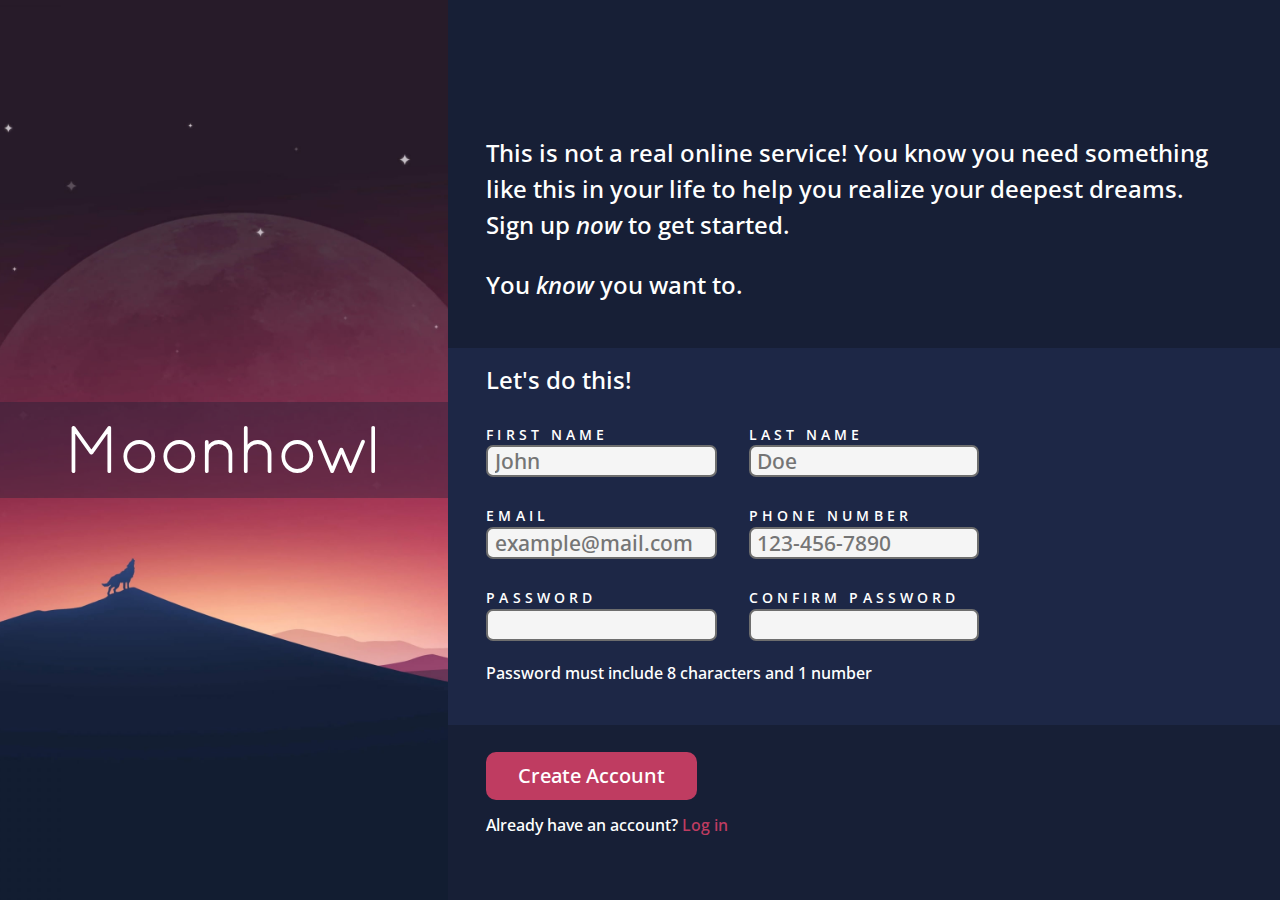
<file: index.html>
<!DOCTYPE html>
<html lang="en">
  <head>
    <meta charset="UTF-8" />
    <meta name="viewport" content="width=device-width, initial-scale=1.0" />
    <title>Sign Up</title>
    <link rel="stylesheet" href="sign-up/style.css" />
  </head>
  <body>
    <header class="header flex header-center header-background">
      <h1 class="header-text">Moonhowl</h1>
    </header>
    <main class="main">
      <section class="main-text">
        <p class="text">
          This is not a real online service! You know you need something like
          this in your life to help you realize your deepest dreams. <br />
          Sign up <em>now</em> to get started.
        </p>
        <br />
        <p class="text">You <em>know</em> you want to.</p>
      </section>

      <section>
        <form action="" class="">
          <section>
            <h2 class="text">Let's do this!</h2>
          </section>
          <section class="form-container form-padding">
            <div class="flex gap">
              <div class="input-margin">
                <label for="first_name" class="text label">FIRST NAME</label>
                <input
                  type="text"
                  id="first_name"
                  name="first_name"
                  placeholder="John"
                  minlength="2"
                  maxlength="20"
                  class="input text"
                  required />
              </div>
              <div class="input-margin">
                <label for="last_name" class="text label">LAST NAME</label>
                <input
                  type="text"
                  id="last_name"
                  name="last_name"
                  placeholder="Doe"
                  minlength="2"
                  maxlength="20"
                  class="input text"
                  required />
              </div>
            </div>
            <div class="flex gap">
              <div class="input-margin">
                <label for="email" class="text label">EMAIL</label>
                <input
                  type="email"
                  id="email"
                  name="email"
                  placeholder="example@mail.com"
                  minlength="4"
                  maxlength="35"
                  class="input text"
                  required />
              </div>
              <div class="input-margin">
                <label for="phone" class="text label">PHONE NUMBER</label>
                <input
                  type="tel"
                  id="phone"
                  name="phone"
                  class="input text"
                  minlength="12"
                  maxlength="12"
                  placeholder="123-456-7890"
                  pattern="\d{3}[\-]\d{3}[\-]\d{4}"
                  required />
              </div>
            </div>
            <div class="flex gap">
              <div class="input-margin">
                <label for="pass" class="text label">PASSWORD</label>
                <input
                  type="password"
                  id="pass"
                  name="pass"
                  minlength="8"
                  pattern="(?=.*[0-9]).{8,}"
                  class="input text"
                  required />
              </div>
              <div class="input-margin">
                <label for="confirm_pass" class="text label"
                  ><span>CONFIRM PASSWORD</span></label
                >
                <input
                  type="password"
                  id="confirm_pass"
                  name="confirm_pass"
                  minlength="8"
                  pattern="(?=.*[0-9]).{8,}"
                  class="input text"
                  required />
              </div>
            </div>
            <p class="text">Password must include 8 characters and 1 number</p>
          </section>
          <section id="button">
            <button type="submit" id="submit" class="button text">
              Create Account
            </button>
          </section>
        </form>
      </section>
      <section class="text log-in">
        <p class="account log-in">
          Already have an account? <a href="" class="link">Log in</a>
        </p>
      </section>
    </main>
  </body>
</html>
</file>
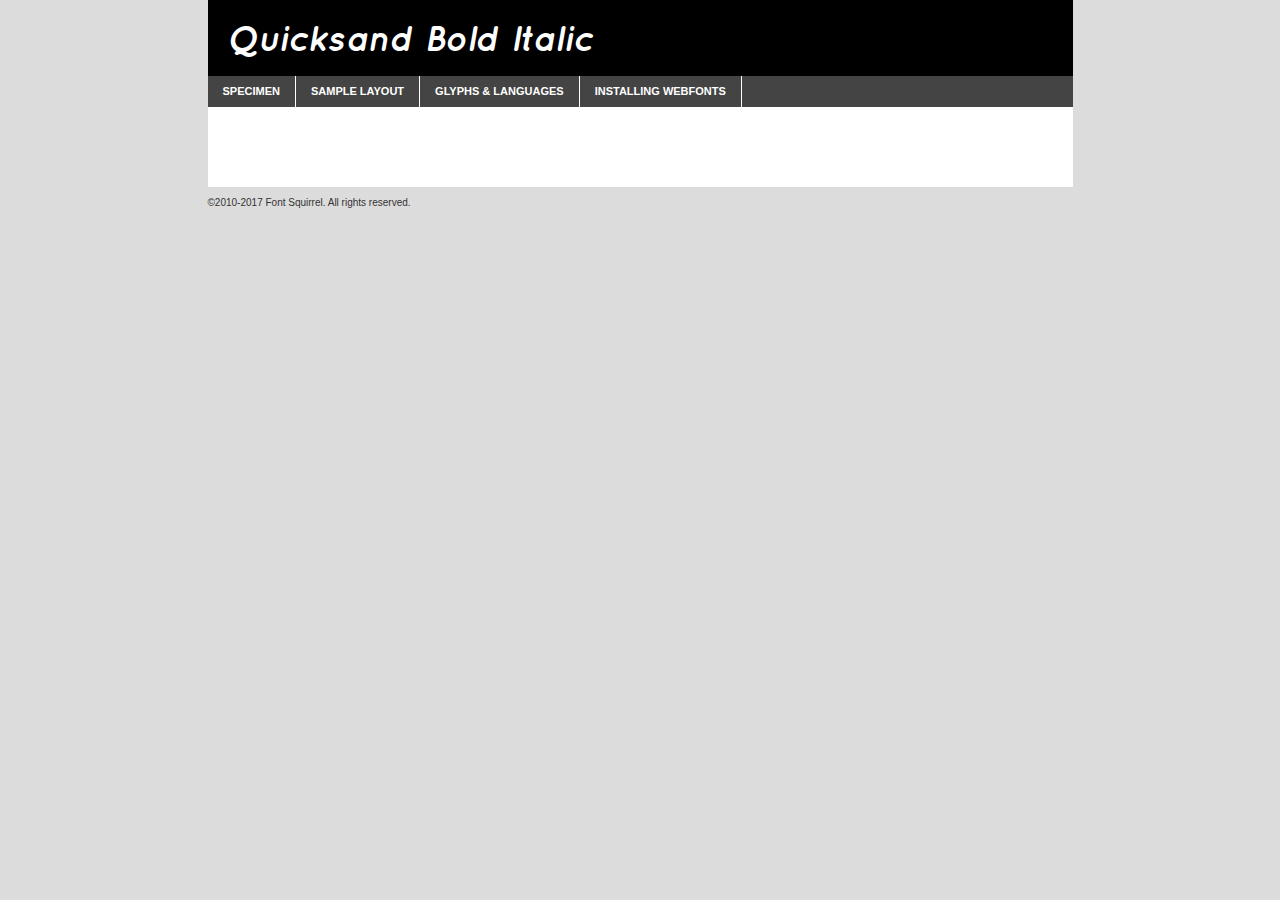
<file: sign-up/fonts/Quicksand/quicksand-bolditalic-demo.html>
<!DOCTYPE html PUBLIC "-//W3C//DTD XHTML 1.0 Transitional//EN"
        "http://www.w3.org/TR/xhtml1/DTD/xhtml1-transitional.dtd">

<html xmlns="http://www.w3.org/1999/xhtml" xml:lang="en" lang="en">
<head>
    <meta http-equiv="Content-Type" content="text/html; charset=utf-8"/>
    <script src="http://ajax.googleapis.com/ajax/libs/jquery/1.7.2/jquery.min.js" type="text/javascript" charset="utf-8"></script>
    <script type="text/javascript">
		(function($) {
			$.fn.easyTabs = function(option) {
				var param = jQuery.extend({ fadeSpeed: 'fast', defaultContent: 1, activeClass: 'active' }, option);
				$(this).each(function() {
					var thisId = '#' + this.id;
					if ( param.defaultContent == '' )
					{
						param.defaultContent = 1;
					}
					if ( typeof param.defaultContent == 'number' )
					{
						var defaultTab = $(thisId + ' .tabs li:eq(' + (param.defaultContent - 1) + ') a').attr('href').substr(1);
					}
					else
					{
						var defaultTab = param.defaultContent;
					}
					$(thisId + ' .tabs li a').each(function() {
						var tabToHide = $(this).attr('href').substr(1);
						$('#' + tabToHide).addClass('easytabs-tab-content');
					});
					hideAll();
					changeContent(defaultTab);

					function hideAll() {$(thisId + ' .easytabs-tab-content').hide();}

					function changeContent(tabId)
					{
						hideAll();
						$(thisId + ' .tabs li').removeClass(param.activeClass);
						$(thisId + ' .tabs li a[href=#' + tabId + ']').closest('li').addClass(param.activeClass);
						if ( param.fadeSpeed != 'none' )
						{
							$(thisId + ' #' + tabId).fadeIn(param.fadeSpeed);
						}
						else
						{
							$(thisId + ' #' + tabId).show();
						}
					}

					$(thisId + ' .tabs li').click(function() {
						var tabId = $(this).find('a').attr('href').substr(1);
						changeContent(tabId);
						return false;
					});
				});
			}
		})(jQuery);
    </script>
    <link rel="stylesheet" href="specimen_files/specimen_stylesheet.css" type="text/css" charset="utf-8"/>
    <link rel="stylesheet" href="stylesheet.css" type="text/css" charset="utf-8"/>

    <style type="text/css">
        		body {
			font-family: 'quicksandbold_italic';
        		}

            </style>

    <title>Quicksand Bold Italic Specimen</title>


    <script type="text/javascript" charset="utf-8">
		$(document).ready(function() {
			$('#container').easyTabs({ defaultContent: 1 });
		});
    </script>
</head>

<body>
<div id="container">
    <div id="header">
		Quicksand Bold Italic    </div>
    <ul class="tabs">
        <li><a href="#specimen">Specimen</a></li>
        <li><a href="#layout">Sample Layout</a></li>
		        <li><a href="#glyphs">Glyphs &amp; Languages</a></li>
        <li><a href="#installing">Installing Webfonts</a></li>

    </ul>

    <div id="main_content">


        <div id="specimen">

            <div class="section">
                <div class="grid12 firstcol">
                    <div class="huge">AaBb</div>
                </div>
            </div>

            <div class="section">
                <div class="glyph_range">A&#x200B;B&#x200b;C&#x200b;D&#x200b;E&#x200b;F&#x200b;G&#x200b;H&#x200b;I&#x200b;J&#x200b;K&#x200b;L&#x200b;M&#x200b;N&#x200b;O&#x200b;P&#x200b;Q&#x200b;R&#x200b;S&#x200b;T&#x200b;U&#x200b;V&#x200b;W&#x200b;X&#x200b;Y&#x200b;Z&#x200b;a&#x200b;b&#x200b;c&#x200b;d&#x200b;e&#x200b;f&#x200b;g&#x200b;h&#x200b;i&#x200b;j&#x200b;k&#x200b;l&#x200b;m&#x200b;n&#x200b;o&#x200b;p&#x200b;q&#x200b;r&#x200b;s&#x200b;t&#x200b;u&#x200b;v&#x200b;w&#x200b;x&#x200b;y&#x200b;z&#x200b;1&#x200b;2&#x200b;3&#x200b;4&#x200b;5&#x200b;6&#x200b;7&#x200b;8&#x200b;9&#x200b;0&#x200b;&amp;&#x200b;.&#x200b;,&#x200b;?&#x200b;!&#x200b;&#64;&#x200b;(&#x200b;)&#x200b;#&#x200b;$&#x200b;%&#x200b;*&#x200b;+&#x200b;-&#x200b;=&#x200b;:&#x200b;;</div>
            </div>
            <div class="section">
                <div class="grid12 firstcol">
                    <table class="sample_table">
                        <tr>
                            <td>10</td>
                            <td class="size10">abcdefghijklmnopqrstuvwxyzABCDEFGHIJKLMNOPQRSTUVWXYZ0123456789abcdefghijklmnopqrstuvwxyzABCDEFGHIJKLMNOPQRSTUVWXYZ0123456789abcdefghijklmnopqrstuvwxyzABCDEFGHIJKLMNOPQRSTUVWXYZ</td>
                        </tr>
                        <tr>
                            <td>11</td>
                            <td class="size11">abcdefghijklmnopqrstuvwxyzABCDEFGHIJKLMNOPQRSTUVWXYZ0123456789abcdefghijklmnopqrstuvwxyzABCDEFGHIJKLMNOPQRSTUVWXYZ0123456789abcdefghijklmnopqrstuvwxyzABCDEFGHIJKLMNOPQRSTUVWXYZ</td>
                        </tr>
                        <tr>
                            <td>12</td>
                            <td class="size12">abcdefghijklmnopqrstuvwxyzABCDEFGHIJKLMNOPQRSTUVWXYZ0123456789abcdefghijklmnopqrstuvwxyzABCDEFGHIJKLMNOPQRSTUVWXYZ0123456789abcdefghijklmnopqrstuvwxyzABCDEFGHIJKLMNOPQRSTUVWXYZ</td>
                        </tr>
                        <tr>
                            <td>13</td>
                            <td class="size13">abcdefghijklmnopqrstuvwxyzABCDEFGHIJKLMNOPQRSTUVWXYZ0123456789abcdefghijklmnopqrstuvwxyzABCDEFGHIJKLMNOPQRSTUVWXYZ0123456789abcdefghijklmnopqrstuvwxyzABCDEFGHIJKLMNOPQRSTUVWXYZ</td>
                        </tr>
                        <tr>
                            <td>14</td>
                            <td class="size14">abcdefghijklmnopqrstuvwxyzABCDEFGHIJKLMNOPQRSTUVWXYZ0123456789abcdefghijklmnopqrstuvwxyzABCDEFGHIJKLMNOPQRSTUVWXYZ0123456789abcdefghijklmnopqrstuvwxyzABCDEFGHIJKLMNOPQRSTUVWXYZ</td>
                        </tr>
                        <tr>
                            <td>16</td>
                            <td class="size16">abcdefghijklmnopqrstuvwxyzABCDEFGHIJKLMNOPQRSTUVWXYZ0123456789abcdefghijklmnopqrstuvwxyzABCDEFGHIJKLMNOPQRSTUVWXYZ</td>
                        </tr>
                        <tr>
                            <td>18</td>
                            <td class="size18">abcdefghijklmnopqrstuvwxyzABCDEFGHIJKLMNOPQRSTUVWXYZ0123456789abcdefghijklmnopqrstuvwxyzABCDEFGHIJKLMNOPQRSTUVWXYZ</td>
                        </tr>
                        <tr>
                            <td>20</td>
                            <td class="size20">abcdefghijklmnopqrstuvwxyzABCDEFGHIJKLMNOPQRSTUVWXYZ0123456789abcdefghijklmnopqrstuvwxyzABCDEFGHIJKLMNOPQRSTUVWXYZ</td>
                        </tr>
                        <tr>
                            <td>24</td>
                            <td class="size24">abcdefghijklmnopqrstuvwxyzABCDEFGHIJKLMNOPQRSTUVWXYZ0123456789abcdefghijklmnopqrstuvwxyzABCDEFGHIJKLMNOPQRSTUVWXYZ</td>
                        </tr>
                        <tr>
                            <td>30</td>
                            <td class="size30">abcdefghijklmnopqrstuvwxyzABCDEFGHIJKLMNOPQRSTUVWXYZ0123456789abcdefghijklmnopqrstuvwxyzABCDEFGHIJKLMNOPQRSTUVWXYZ</td>
                        </tr>
                        <tr>
                            <td>36</td>
                            <td class="size36">abcdefghijklmnopqrstuvwxyzABCDEFGHIJKLMNOPQRSTUVWXYZ0123456789abcdefghijklmnopqrstuvwxyzABCDEFGHIJKLMNOPQRSTUVWXYZ</td>
                        </tr>
                        <tr>
                            <td>48</td>
                            <td class="size48">abcdefghijklmnopqrstuvwxyzABCDEFGHIJKLMNOPQRSTUVWXYZ0123456789abcdefghijklmnopqrstuvwxyzABCDEFGHIJKLMNOPQRSTUVWXYZ</td>
                        </tr>
                        <tr>
                            <td>60</td>
                            <td class="size60">abcdefghijklmnopqrstuvwxyzABCDEFGHIJKLMNOPQRSTUVWXYZ0123456789abcdefghijklmnopqrstuvwxyzABCDEFGHIJKLMNOPQRSTUVWXYZ</td>
                        </tr>
                        <tr>
                            <td>72</td>
                            <td class="size72">abcdefghijklmnopqrstuvwxyzABCDEFGHIJKLMNOPQRSTUVWXYZ0123456789abcdefghijklmnopqrstuvwxyzABCDEFGHIJKLMNOPQRSTUVWXYZ</td>
                        </tr>
                        <tr>
                            <td>90</td>
                            <td class="size90">abcdefghijklmnopqrstuvwxyzABCDEFGHIJKLMNOPQRSTUVWXYZ0123456789abcdefghijklmnopqrstuvwxyzABCDEFGHIJKLMNOPQRSTUVWXYZ</td>
                        </tr>
                    </table>

                </div>

            </div>


            <div class="section" id="bodycomparison">


                <div id="xheight">
                    <div class="fontbody">&#x25FC;&#x25FC;&#x25FC;&#x25FC;&#x25FC;&#x25FC;&#x25FC;&#x25FC;&#x25FC;&#x25FC;&#x25FC;&#x25FC;&#x25FC;&#x25FC;&#x25FC;&#x25FC;&#x25FC;&#x25FC;&#x25FC;&#x25FC;&#x25FC;&#x25FC;&#x25FC;&#x25FC;&#x25FC;&#x25FC;&#x25FC;&#x25FC;&#x25FC;&#x25FC;&#x25FC;&#x25FC;&#x25FC;&#x25FC;&#x25FC;&#x25FC;&#x25FC;&#x25FC;&#x25FC;&#x25FC;&#x25FC;&#x25FC;&#x25FC;&#x25FC;&#x25FC;&#x25FC;&#x25FC;&#x25FC;&#x25FC;&#x25FC;&#x25FC;&#x25FC;&#x25FC;&#x25FC;&#x25FC;&#x25FC;&#x25FC;&#x25FC;&#x25FC;&#x25FC;&#x25FC;&#x25FC;&#x25FC;&#x25FC;&#x25FC;&#x25FC;&#x25FC;&#x25FC;&#x25FC;&#x25FC;&#x25FC;&#x25FC;&#x25FC;&#x25FC;&#x25FC;&#x25FC;&#x25FC;&#x25FC;&#x25FC;&#x25FC;&#x25FC;&#x25FC;&#x25FC;&#x25FC;&#x25FC;&#x25FC;&#x25FC;&#x25FC;&#x25FC;&#x25FC;&#x25FC;&#x25FC;&#x25FC;&#x25FC;&#x25FC;&#x25FC;&#x25FC;&#x25FC;&#x25FC;body</div>
                    <div class="arialbody">body</div>
                    <div class="verdanabody">body</div>
                    <div class="georgiabody">body</div>
                </div>
                <div class="fontbody" style="z-index:1">
                    body<span>Quicksand Bold Italic</span>
                </div>
                <div class="arialbody" style="z-index:1">
                    body<span>Arial</span>
                </div>
                <div class="verdanabody" style="z-index:1">
                    body<span>Verdana</span>
                </div>
                <div class="georgiabody" style="z-index:1">
                    body<span>Georgia</span>
                </div>


            </div>


            <div class="section psample psample_row1" id="">

                <div class="grid2 firstcol">
                    <p class="size10"><span>10.</span>Aenean lacinia bibendum nulla sed consectetur. Fusce dapibus, tellus ac cursus commodo, tortor mauris condimentum nibh, ut fermentum massa justo sit amet risus. Nullam id dolor id nibh ultricies vehicula ut id elit. Cum sociis natoque penatibus et magnis dis parturient montes, nascetur ridiculus mus. Nulla vitae elit libero, a pharetra augue.</p>

                </div>
                <div class="grid3">
                    <p class="size11"><span>11.</span>Aenean lacinia bibendum nulla sed consectetur. Fusce dapibus, tellus ac cursus commodo, tortor mauris condimentum nibh, ut fermentum massa justo sit amet risus. Nullam id dolor id nibh ultricies vehicula ut id elit. Cum sociis natoque penatibus et magnis dis parturient montes, nascetur ridiculus mus. Nulla vitae elit libero, a pharetra augue.</p>

                </div>
                <div class="grid3">
                    <p class="size12"><span>12.</span>Aenean lacinia bibendum nulla sed consectetur. Fusce dapibus, tellus ac cursus commodo, tortor mauris condimentum nibh, ut fermentum massa justo sit amet risus. Nullam id dolor id nibh ultricies vehicula ut id elit. Cum sociis natoque penatibus et magnis dis parturient montes, nascetur ridiculus mus. Nulla vitae elit libero, a pharetra augue.</p>

                </div>
                <div class="grid4">
                    <p class="size13"><span>13.</span>Aenean lacinia bibendum nulla sed consectetur. Fusce dapibus, tellus ac cursus commodo, tortor mauris condimentum nibh, ut fermentum massa justo sit amet risus. Nullam id dolor id nibh ultricies vehicula ut id elit. Cum sociis natoque penatibus et magnis dis parturient montes, nascetur ridiculus mus. Nulla vitae elit libero, a pharetra augue.</p>

                </div>
                <div class="white_blend"></div>

            </div>
            <div class="section psample psample_row2" id="">
                <div class="grid3 firstcol">
                    <p class="size14"><span>14.</span>Aenean lacinia bibendum nulla sed consectetur. Fusce dapibus, tellus ac cursus commodo, tortor mauris condimentum nibh, ut fermentum massa justo sit amet risus. Nullam id dolor id nibh ultricies vehicula ut id elit. Cum sociis natoque penatibus et magnis dis parturient montes, nascetur ridiculus mus. Nulla vitae elit libero, a pharetra augue.</p>

                </div>
                <div class="grid4">
                    <p class="size16"><span>16.</span>Aenean lacinia bibendum nulla sed consectetur. Fusce dapibus, tellus ac cursus commodo, tortor mauris condimentum nibh, ut fermentum massa justo sit amet risus. Nullam id dolor id nibh ultricies vehicula ut id elit. Cum sociis natoque penatibus et magnis dis parturient montes, nascetur ridiculus mus. Nulla vitae elit libero, a pharetra augue.</p>

                </div>
                <div class="grid5">
                    <p class="size18"><span>18.</span>Aenean lacinia bibendum nulla sed consectetur. Fusce dapibus, tellus ac cursus commodo, tortor mauris condimentum nibh, ut fermentum massa justo sit amet risus. Nullam id dolor id nibh ultricies vehicula ut id elit. Cum sociis natoque penatibus et magnis dis parturient montes, nascetur ridiculus mus. Nulla vitae elit libero, a pharetra augue.</p>

                </div>

                <div class="white_blend"></div>

            </div>

            <div class="section psample psample_row3" id="">
                <div class="grid5 firstcol">
                    <p class="size20"><span>20.</span>Aenean lacinia bibendum nulla sed consectetur. Fusce dapibus, tellus ac cursus commodo, tortor mauris condimentum nibh, ut fermentum massa justo sit amet risus. Nullam id dolor id nibh ultricies vehicula ut id elit. Cum sociis natoque penatibus et magnis dis parturient montes, nascetur ridiculus mus. Nulla vitae elit libero, a pharetra augue.</p>
                </div>
                <div class="grid7">
                    <p class="size24"><span>24.</span>Aenean lacinia bibendum nulla sed consectetur. Fusce dapibus, tellus ac cursus commodo, tortor mauris condimentum nibh, ut fermentum massa justo sit amet risus. Nullam id dolor id nibh ultricies vehicula ut id elit. Cum sociis natoque penatibus et magnis dis parturient montes, nascetur ridiculus mus. Nulla vitae elit libero, a pharetra augue.</p>
                </div>

                <div class="white_blend"></div>

            </div>

            <div class="section psample psample_row4" id="">
                <div class="grid12 firstcol">
                    <p class="size30"><span>30.</span>Aenean lacinia bibendum nulla sed consectetur. Fusce dapibus, tellus ac cursus commodo, tortor mauris condimentum nibh, ut fermentum massa justo sit amet risus. Nullam id dolor id nibh ultricies vehicula ut id elit. Cum sociis natoque penatibus et magnis dis parturient montes, nascetur ridiculus mus. Nulla vitae elit libero, a pharetra augue.</p>
                </div>
                <div class="white_blend"></div>

            </div>


            <div class="section psample psample_row1 fullreverse">
                <div class="grid2 firstcol">
                    <p class="size10"><span>10.</span>Aenean lacinia bibendum nulla sed consectetur. Fusce dapibus, tellus ac cursus commodo, tortor mauris condimentum nibh, ut fermentum massa justo sit amet risus. Nullam id dolor id nibh ultricies vehicula ut id elit. Cum sociis natoque penatibus et magnis dis parturient montes, nascetur ridiculus mus. Nulla vitae elit libero, a pharetra augue.</p>

                </div>
                <div class="grid3">
                    <p class="size11"><span>11.</span>Aenean lacinia bibendum nulla sed consectetur. Fusce dapibus, tellus ac cursus commodo, tortor mauris condimentum nibh, ut fermentum massa justo sit amet risus. Nullam id dolor id nibh ultricies vehicula ut id elit. Cum sociis natoque penatibus et magnis dis parturient montes, nascetur ridiculus mus. Nulla vitae elit libero, a pharetra augue.</p>

                </div>
                <div class="grid3">
                    <p class="size12"><span>12.</span>Aenean lacinia bibendum nulla sed consectetur. Fusce dapibus, tellus ac cursus commodo, tortor mauris condimentum nibh, ut fermentum massa justo sit amet risus. Nullam id dolor id nibh ultricies vehicula ut id elit. Cum sociis natoque penatibus et magnis dis parturient montes, nascetur ridiculus mus. Nulla vitae elit libero, a pharetra augue.</p>

                </div>
                <div class="grid4">
                    <p class="size13"><span>13.</span>Aenean lacinia bibendum nulla sed consectetur. Fusce dapibus, tellus ac cursus commodo, tortor mauris condimentum nibh, ut fermentum massa justo sit amet risus. Nullam id dolor id nibh ultricies vehicula ut id elit. Cum sociis natoque penatibus et magnis dis parturient montes, nascetur ridiculus mus. Nulla vitae elit libero, a pharetra augue.</p>

                </div>
                <div class="black_blend"></div>

            </div>

            <div class="section psample psample_row2 fullreverse">
                <div class="grid3 firstcol">
                    <p class="size14"><span>14.</span>Aenean lacinia bibendum nulla sed consectetur. Fusce dapibus, tellus ac cursus commodo, tortor mauris condimentum nibh, ut fermentum massa justo sit amet risus. Nullam id dolor id nibh ultricies vehicula ut id elit. Cum sociis natoque penatibus et magnis dis parturient montes, nascetur ridiculus mus. Nulla vitae elit libero, a pharetra augue.</p>

                </div>
                <div class="grid4">
                    <p class="size16"><span>16.</span>Aenean lacinia bibendum nulla sed consectetur. Fusce dapibus, tellus ac cursus commodo, tortor mauris condimentum nibh, ut fermentum massa justo sit amet risus. Nullam id dolor id nibh ultricies vehicula ut id elit. Cum sociis natoque penatibus et magnis dis parturient montes, nascetur ridiculus mus. Nulla vitae elit libero, a pharetra augue.</p>

                </div>
                <div class="grid5">
                    <p class="size18"><span>18.</span>Aenean lacinia bibendum nulla sed consectetur. Fusce dapibus, tellus ac cursus commodo, tortor mauris condimentum nibh, ut fermentum massa justo sit amet risus. Nullam id dolor id nibh ultricies vehicula ut id elit. Cum sociis natoque penatibus et magnis dis parturient montes, nascetur ridiculus mus. Nulla vitae elit libero, a pharetra augue.</p>

                </div>
                <div class="black_blend"></div>

            </div>

            <div class="section psample fullreverse psample_row3" id="">
                <div class="grid5 firstcol">
                    <p class="size20"><span>20.</span>Aenean lacinia bibendum nulla sed consectetur. Fusce dapibus, tellus ac cursus commodo, tortor mauris condimentum nibh, ut fermentum massa justo sit amet risus. Nullam id dolor id nibh ultricies vehicula ut id elit. Cum sociis natoque penatibus et magnis dis parturient montes, nascetur ridiculus mus. Nulla vitae elit libero, a pharetra augue.</p>
                </div>
                <div class="grid7">
                    <p class="size24"><span>24.</span>Aenean lacinia bibendum nulla sed consectetur. Fusce dapibus, tellus ac cursus commodo, tortor mauris condimentum nibh, ut fermentum massa justo sit amet risus. Nullam id dolor id nibh ultricies vehicula ut id elit. Cum sociis natoque penatibus et magnis dis parturient montes, nascetur ridiculus mus. Nulla vitae elit libero, a pharetra augue.</p>
                </div>

                <div class="black_blend"></div>

            </div>

            <div class="section psample fullreverse psample_row4" id="" style="border-bottom: 20px #000 solid;">
                <div class="grid12 firstcol">
                    <p class="size30"><span>30.</span>Aenean lacinia bibendum nulla sed consectetur. Fusce dapibus, tellus ac cursus commodo, tortor mauris condimentum nibh, ut fermentum massa justo sit amet risus. Nullam id dolor id nibh ultricies vehicula ut id elit. Cum sociis natoque penatibus et magnis dis parturient montes, nascetur ridiculus mus. Nulla vitae elit libero, a pharetra augue.</p>
                </div>
                <div class="black_blend"></div>

            </div>


        </div>

        <div id="layout">

            <div class="section">

                <div class="grid12 firstcol">
                    <h1>Lorem Ipsum Dolor</h1>
                    <h2>Etiam porta sem malesuada magna mollis euismod</h2>

                    <p class="byline">By <a href="#link">Aenean Lacinia</a></p>
                </div>
            </div>
            <div class="section">
                <div class="grid8 firstcol">
                    <p class="large">Donec sed odio dui. Morbi leo risus, porta ac consectetur ac, vestibulum at eros. Fusce dapibus, tellus ac cursus commodo, tortor mauris condimentum nibh, ut fermentum massa justo sit amet risus. </p>


                    <h3>Pellentesque ornare sem</h3>

                    <p>Maecenas sed diam eget risus varius blandit sit amet non magna. Maecenas faucibus mollis interdum. Donec ullamcorper nulla non metus auctor fringilla. Nullam id dolor id nibh ultricies vehicula ut id elit. Nullam id dolor id nibh ultricies vehicula ut id elit. </p>

                    <p>Aenean eu leo quam. Pellentesque ornare sem lacinia quam venenatis vestibulum. Lorem ipsum dolor sit amet, consectetur adipiscing elit. Cum sociis natoque penatibus et magnis dis parturient montes, nascetur ridiculus mus. </p>

                    <p>Nulla vitae elit libero, a pharetra augue. Praesent commodo cursus magna, vel scelerisque nisl consectetur et. Aenean lacinia bibendum nulla sed consectetur. </p>

                    <p>Nullam quis risus eget urna mollis ornare vel eu leo. Nullam quis risus eget urna mollis ornare vel eu leo. Maecenas sed diam eget risus varius blandit sit amet non magna. Donec ullamcorper nulla non metus auctor fringilla. </p>

                    <h3>Cras mattis consectetur</h3>

                    <p>Aenean eu leo quam. Pellentesque ornare sem lacinia quam venenatis vestibulum. Aenean lacinia bibendum nulla sed consectetur. Integer posuere erat a ante venenatis dapibus posuere velit aliquet. Cras mattis consectetur purus sit amet fermentum. </p>

                    <p>Nullam id dolor id nibh ultricies vehicula ut id elit. Nullam quis risus eget urna mollis ornare vel eu leo. Cras mattis consectetur purus sit amet fermentum.</p>
                </div>

                <div class="grid4 sidebar">

                    <div class="box reverse">
                        <p class="last">Nullam quis risus eget urna mollis ornare vel eu leo. Donec ullamcorper nulla non metus auctor fringilla. Cras mattis consectetur purus sit amet fermentum. Sed posuere consectetur est at lobortis. Lorem ipsum dolor sit amet, consectetur adipiscing elit. </p>
                    </div>

                    <p class="caption">Maecenas sed diam eget risus varius.</p>

                    <p>Vestibulum id ligula porta felis euismod semper. Integer posuere erat a ante venenatis dapibus posuere velit aliquet. Vestibulum id ligula porta felis euismod semper. Sed posuere consectetur est at lobortis. Maecenas sed diam eget risus varius blandit sit amet non magna. Fusce dapibus, tellus ac cursus commodo, tortor mauris condimentum nibh, ut fermentum massa justo sit amet risus. </p>


                    <p>Duis mollis, est non commodo luctus, nisi erat porttitor ligula, eget lacinia odio sem nec elit. Aenean lacinia bibendum nulla sed consectetur. Vivamus sagittis lacus vel augue laoreet rutrum faucibus dolor auctor. Aenean lacinia bibendum nulla sed consectetur. Nullam quis risus eget urna mollis ornare vel eu leo. </p>

                    <p>Praesent commodo cursus magna, vel scelerisque nisl consectetur et. Donec ullamcorper nulla non metus auctor fringilla. Maecenas faucibus mollis interdum. Fusce dapibus, tellus ac cursus commodo, tortor mauris condimentum nibh, ut fermentum massa justo sit amet risus. </p>

                </div>
            </div>

        </div>


		

        <div id="glyphs">
            <div class="section">
                <div class="grid12 firstcol">

                    <h1>Language Support</h1>
                    <p>The subset of Quicksand Bold Italic in this kit supports the following languages:<br/>

						Albanian, Basque, Breton, Chamorro, Dutch, English, Finnish, French, Frisian, Galician, German, Italian, Malagasy, Portuguese, Spanish, Alsatian, Aragonese, Arapaho, Arrernte, Asturian, Aymara, Bislama, Cebuano, Corsican, Fijian, French_creole, Genoese, Gilbertese, Haitian_creole, Hiligaynon, Hmong, Hopi, Ibanag, Iloko_ilokano, Indonesian, Interglossa_glosa, Interlingua, Irish_gaelic, Jerriais, Lojban, Lombard, Luxembourgeois, Manx, Mohawk, Norfolk_pitcairnese, Occitan, Oromo, Pangasinan, Papiamento, Piedmontese, Potawatomi, Rhaeto-romance, Romansh, Rotokas, Sami_lule, Sardinian, Scots_gaelic, Seychelles_creole, Shona, Somali, Southern_ndebele, Swahili, Swati_swazi, Tagalog_filipino_pilipino, Tetum, Tok_pisin, Uyghur_latinized, Volapuk, Walloon, Warlpiri, Xhosa, Yapese, Zulu, Latinbasic, Ubasic, Demo                    </p>
                    <h1>Glyph Chart</h1>
                    <p>The subset of Quicksand Bold Italic in this kit includes all the glyphs listed below. Unicode entities are included above each glyph to help you insert individual characters into your layout.</p>
                    <div id="glyph_chart">

																																	                                <div><p>&amp;#32;</p>&#32;</div>
																				                                <div><p>&amp;#33;</p>&#33;</div>
																				                                <div><p>&amp;#34;</p>&#34;</div>
																				                                <div><p>&amp;#35;</p>&#35;</div>
																				                                <div><p>&amp;#36;</p>&#36;</div>
																				                                <div><p>&amp;#37;</p>&#37;</div>
																				                                <div><p>&amp;#38;</p>&#38;</div>
																				                                <div><p>&amp;#39;</p>&#39;</div>
																				                                <div><p>&amp;#40;</p>&#40;</div>
																				                                <div><p>&amp;#41;</p>&#41;</div>
																				                                <div><p>&amp;#42;</p>&#42;</div>
																				                                <div><p>&amp;#43;</p>&#43;</div>
																				                                <div><p>&amp;#44;</p>&#44;</div>
																				                                <div><p>&amp;#45;</p>&#45;</div>
																				                                <div><p>&amp;#46;</p>&#46;</div>
																				                                <div><p>&amp;#47;</p>&#47;</div>
																				                                <div><p>&amp;#48;</p>&#48;</div>
																				                                <div><p>&amp;#49;</p>&#49;</div>
																				                                <div><p>&amp;#50;</p>&#50;</div>
																				                                <div><p>&amp;#51;</p>&#51;</div>
																				                                <div><p>&amp;#52;</p>&#52;</div>
																				                                <div><p>&amp;#53;</p>&#53;</div>
																				                                <div><p>&amp;#54;</p>&#54;</div>
																				                                <div><p>&amp;#55;</p>&#55;</div>
																				                                <div><p>&amp;#56;</p>&#56;</div>
																				                                <div><p>&amp;#57;</p>&#57;</div>
																				                                <div><p>&amp;#58;</p>&#58;</div>
																				                                <div><p>&amp;#59;</p>&#59;</div>
																				                                <div><p>&amp;#60;</p>&#60;</div>
																				                                <div><p>&amp;#61;</p>&#61;</div>
																				                                <div><p>&amp;#62;</p>&#62;</div>
																				                                <div><p>&amp;#63;</p>&#63;</div>
																				                                <div><p>&amp;#64;</p>&#64;</div>
																				                                <div><p>&amp;#65;</p>&#65;</div>
																				                                <div><p>&amp;#66;</p>&#66;</div>
																				                                <div><p>&amp;#67;</p>&#67;</div>
																				                                <div><p>&amp;#68;</p>&#68;</div>
																				                                <div><p>&amp;#69;</p>&#69;</div>
																				                                <div><p>&amp;#70;</p>&#70;</div>
																				                                <div><p>&amp;#71;</p>&#71;</div>
																				                                <div><p>&amp;#72;</p>&#72;</div>
																				                                <div><p>&amp;#73;</p>&#73;</div>
																				                                <div><p>&amp;#74;</p>&#74;</div>
																				                                <div><p>&amp;#75;</p>&#75;</div>
																				                                <div><p>&amp;#76;</p>&#76;</div>
																				                                <div><p>&amp;#77;</p>&#77;</div>
																				                                <div><p>&amp;#78;</p>&#78;</div>
																				                                <div><p>&amp;#79;</p>&#79;</div>
																				                                <div><p>&amp;#80;</p>&#80;</div>
																				                                <div><p>&amp;#81;</p>&#81;</div>
																				                                <div><p>&amp;#82;</p>&#82;</div>
																				                                <div><p>&amp;#83;</p>&#83;</div>
																				                                <div><p>&amp;#84;</p>&#84;</div>
																				                                <div><p>&amp;#85;</p>&#85;</div>
																				                                <div><p>&amp;#86;</p>&#86;</div>
																				                                <div><p>&amp;#87;</p>&#87;</div>
																				                                <div><p>&amp;#88;</p>&#88;</div>
																				                                <div><p>&amp;#89;</p>&#89;</div>
																				                                <div><p>&amp;#90;</p>&#90;</div>
																				                                <div><p>&amp;#91;</p>&#91;</div>
																				                                <div><p>&amp;#92;</p>&#92;</div>
																				                                <div><p>&amp;#93;</p>&#93;</div>
																				                                <div><p>&amp;#94;</p>&#94;</div>
																				                                <div><p>&amp;#95;</p>&#95;</div>
																				                                <div><p>&amp;#96;</p>&#96;</div>
																				                                <div><p>&amp;#97;</p>&#97;</div>
																				                                <div><p>&amp;#98;</p>&#98;</div>
																				                                <div><p>&amp;#99;</p>&#99;</div>
																				                                <div><p>&amp;#100;</p>&#100;</div>
																				                                <div><p>&amp;#101;</p>&#101;</div>
																				                                <div><p>&amp;#102;</p>&#102;</div>
																				                                <div><p>&amp;#103;</p>&#103;</div>
																				                                <div><p>&amp;#104;</p>&#104;</div>
																				                                <div><p>&amp;#105;</p>&#105;</div>
																				                                <div><p>&amp;#106;</p>&#106;</div>
																				                                <div><p>&amp;#107;</p>&#107;</div>
																				                                <div><p>&amp;#108;</p>&#108;</div>
																				                                <div><p>&amp;#109;</p>&#109;</div>
																				                                <div><p>&amp;#110;</p>&#110;</div>
																				                                <div><p>&amp;#111;</p>&#111;</div>
																				                                <div><p>&amp;#112;</p>&#112;</div>
																				                                <div><p>&amp;#113;</p>&#113;</div>
																				                                <div><p>&amp;#114;</p>&#114;</div>
																				                                <div><p>&amp;#115;</p>&#115;</div>
																				                                <div><p>&amp;#116;</p>&#116;</div>
																				                                <div><p>&amp;#117;</p>&#117;</div>
																				                                <div><p>&amp;#118;</p>&#118;</div>
																				                                <div><p>&amp;#119;</p>&#119;</div>
																				                                <div><p>&amp;#120;</p>&#120;</div>
																				                                <div><p>&amp;#121;</p>&#121;</div>
																				                                <div><p>&amp;#122;</p>&#122;</div>
																				                                <div><p>&amp;#123;</p>&#123;</div>
																				                                <div><p>&amp;#124;</p>&#124;</div>
																				                                <div><p>&amp;#125;</p>&#125;</div>
																				                                <div><p>&amp;#126;</p>&#126;</div>
																				                                <div><p>&amp;#160;</p>&#160;</div>
																				                                <div><p>&amp;#161;</p>&#161;</div>
																				                                <div><p>&amp;#162;</p>&#162;</div>
																				                                <div><p>&amp;#163;</p>&#163;</div>
																				                                <div><p>&amp;#165;</p>&#165;</div>
																				                                <div><p>&amp;#168;</p>&#168;</div>
																				                                <div><p>&amp;#169;</p>&#169;</div>
																				                                <div><p>&amp;#171;</p>&#171;</div>
																				                                <div><p>&amp;#173;</p>&#173;</div>
																				                                <div><p>&amp;#174;</p>&#174;</div>
																				                                <div><p>&amp;#176;</p>&#176;</div>
																				                                <div><p>&amp;#180;</p>&#180;</div>
																				                                <div><p>&amp;#184;</p>&#184;</div>
																				                                <div><p>&amp;#187;</p>&#187;</div>
																				                                <div><p>&amp;#191;</p>&#191;</div>
																				                                <div><p>&amp;#192;</p>&#192;</div>
																				                                <div><p>&amp;#193;</p>&#193;</div>
																				                                <div><p>&amp;#194;</p>&#194;</div>
																				                                <div><p>&amp;#195;</p>&#195;</div>
																				                                <div><p>&amp;#196;</p>&#196;</div>
																				                                <div><p>&amp;#197;</p>&#197;</div>
																				                                <div><p>&amp;#198;</p>&#198;</div>
																				                                <div><p>&amp;#199;</p>&#199;</div>
																				                                <div><p>&amp;#200;</p>&#200;</div>
																				                                <div><p>&amp;#201;</p>&#201;</div>
																				                                <div><p>&amp;#202;</p>&#202;</div>
																				                                <div><p>&amp;#203;</p>&#203;</div>
																				                                <div><p>&amp;#204;</p>&#204;</div>
																				                                <div><p>&amp;#205;</p>&#205;</div>
																				                                <div><p>&amp;#206;</p>&#206;</div>
																				                                <div><p>&amp;#207;</p>&#207;</div>
																				                                <div><p>&amp;#208;</p>&#208;</div>
																				                                <div><p>&amp;#209;</p>&#209;</div>
																				                                <div><p>&amp;#210;</p>&#210;</div>
																				                                <div><p>&amp;#211;</p>&#211;</div>
																				                                <div><p>&amp;#212;</p>&#212;</div>
																				                                <div><p>&amp;#213;</p>&#213;</div>
																				                                <div><p>&amp;#214;</p>&#214;</div>
																				                                <div><p>&amp;#215;</p>&#215;</div>
																				                                <div><p>&amp;#217;</p>&#217;</div>
																				                                <div><p>&amp;#218;</p>&#218;</div>
																				                                <div><p>&amp;#219;</p>&#219;</div>
																				                                <div><p>&amp;#220;</p>&#220;</div>
																				                                <div><p>&amp;#221;</p>&#221;</div>
																				                                <div><p>&amp;#223;</p>&#223;</div>
																				                                <div><p>&amp;#224;</p>&#224;</div>
																				                                <div><p>&amp;#225;</p>&#225;</div>
																				                                <div><p>&amp;#226;</p>&#226;</div>
																				                                <div><p>&amp;#227;</p>&#227;</div>
																				                                <div><p>&amp;#228;</p>&#228;</div>
																				                                <div><p>&amp;#229;</p>&#229;</div>
																				                                <div><p>&amp;#230;</p>&#230;</div>
																				                                <div><p>&amp;#231;</p>&#231;</div>
																				                                <div><p>&amp;#232;</p>&#232;</div>
																				                                <div><p>&amp;#233;</p>&#233;</div>
																				                                <div><p>&amp;#234;</p>&#234;</div>
																				                                <div><p>&amp;#235;</p>&#235;</div>
																				                                <div><p>&amp;#236;</p>&#236;</div>
																				                                <div><p>&amp;#237;</p>&#237;</div>
																				                                <div><p>&amp;#238;</p>&#238;</div>
																				                                <div><p>&amp;#239;</p>&#239;</div>
																				                                <div><p>&amp;#240;</p>&#240;</div>
																				                                <div><p>&amp;#241;</p>&#241;</div>
																				                                <div><p>&amp;#242;</p>&#242;</div>
																				                                <div><p>&amp;#243;</p>&#243;</div>
																				                                <div><p>&amp;#244;</p>&#244;</div>
																				                                <div><p>&amp;#245;</p>&#245;</div>
																				                                <div><p>&amp;#246;</p>&#246;</div>
																				                                <div><p>&amp;#247;</p>&#247;</div>
																				                                <div><p>&amp;#249;</p>&#249;</div>
																				                                <div><p>&amp;#250;</p>&#250;</div>
																				                                <div><p>&amp;#251;</p>&#251;</div>
																				                                <div><p>&amp;#252;</p>&#252;</div>
																				                                <div><p>&amp;#253;</p>&#253;</div>
																				                                <div><p>&amp;#255;</p>&#255;</div>
																				                                <div><p>&amp;#338;</p>&#338;</div>
																				                                <div><p>&amp;#339;</p>&#339;</div>
																				                                <div><p>&amp;#376;</p>&#376;</div>
																				                                <div><p>&amp;#710;</p>&#710;</div>
																				                                <div><p>&amp;#732;</p>&#732;</div>
																				                                <div><p>&amp;#8192;</p>&#8192;</div>
																				                                <div><p>&amp;#8193;</p>&#8193;</div>
																				                                <div><p>&amp;#8194;</p>&#8194;</div>
																				                                <div><p>&amp;#8195;</p>&#8195;</div>
																				                                <div><p>&amp;#8196;</p>&#8196;</div>
																				                                <div><p>&amp;#8197;</p>&#8197;</div>
																				                                <div><p>&amp;#8198;</p>&#8198;</div>
																				                                <div><p>&amp;#8199;</p>&#8199;</div>
																				                                <div><p>&amp;#8200;</p>&#8200;</div>
																				                                <div><p>&amp;#8201;</p>&#8201;</div>
																				                                <div><p>&amp;#8202;</p>&#8202;</div>
																				                                <div><p>&amp;#8208;</p>&#8208;</div>
																				                                <div><p>&amp;#8209;</p>&#8209;</div>
																				                                <div><p>&amp;#8210;</p>&#8210;</div>
																				                                <div><p>&amp;#8211;</p>&#8211;</div>
																				                                <div><p>&amp;#8212;</p>&#8212;</div>
																				                                <div><p>&amp;#8216;</p>&#8216;</div>
																				                                <div><p>&amp;#8217;</p>&#8217;</div>
																				                                <div><p>&amp;#8218;</p>&#8218;</div>
																				                                <div><p>&amp;#8220;</p>&#8220;</div>
																				                                <div><p>&amp;#8221;</p>&#8221;</div>
																				                                <div><p>&amp;#8222;</p>&#8222;</div>
																				                                <div><p>&amp;#8230;</p>&#8230;</div>
																				                                <div><p>&amp;#8239;</p>&#8239;</div>
																				                                <div><p>&amp;#8287;</p>&#8287;</div>
																				                                <div><p>&amp;#8482;</p>&#8482;</div>
																				                                <div><p>&amp;#9724;</p>&#9724;</div>
																																													                    </div>
                </div>


            </div>
        </div>


        <div id="specs">

        </div>

        <div id="installing">
            <div class="section">
                <div class="grid7 firstcol">
                    <h1>Installing Webfonts</h1>

                    <p>Webfonts are supported by all major browser platforms but not all in the same way. There are currently four different font formats that must be included in order to target all browsers. This includes TTF, WOFF, EOT and SVG.</p>

                    <h2>1. Upload your webfonts</h2>
                    <p>You must upload your webfont kit to your website. They should be in or near the same directory as your CSS files.</p>

                    <h2>2. Include the webfont stylesheet</h2>
                    <p>A special CSS @font-face declaration helps the various browsers select the appropriate font it needs without causing you a bunch of headaches. Learn more about this syntax by reading the <a href="https://www.fontspring.com/blog/further-hardening-of-the-bulletproof-syntax">Fontspring blog post</a> about it. The code for it is as follows:</p>


                    <code>
                        @font-face{
                        font-family: 'MyWebFont';
                        src: url('WebFont.eot');
                        src: url('WebFont.eot?#iefix') format('embedded-opentype'),
                        url('WebFont.woff') format('woff'),
                        url('WebFont.ttf') format('truetype'),
                        url('WebFont.svg#webfont') format('svg');
                        }
                    </code>

                    <p>We've already gone ahead and generated the code for you. All you have to do is link to the stylesheet in your HTML, like this:</p>
                    <code>&lt;link rel=&quot;stylesheet&quot; href=&quot;stylesheet.css&quot; type=&quot;text/css&quot; charset=&quot;utf-8&quot; /&gt;</code>

                    <h2>3. Modify your own stylesheet</h2>
                    <p>To take advantage of your new fonts, you must tell your stylesheet to use them. Look at the original @font-face declaration above and find the property called "font-family." The name linked there will be what you use to reference the font. Prepend that webfont name to the font stack in the "font-family" property, inside the selector you want to change. For example:</p>
                    <code>p { font-family: 'WebFont', Arial, sans-serif; }</code>

                    <h2>4. Test</h2>
                    <p>Getting webfonts to work cross-browser <em>can</em> be tricky. Use the information in the sidebar to help you if you find that fonts aren't loading in a particular browser.</p>
                </div>

                <div class="grid5 sidebar">
                    <div class="box">
                        <h2>Troubleshooting<br/>Font-Face Problems</h2>
                        <p>Having trouble getting your webfonts to load in your new website? Here are some tips to sort out what might be the problem.</p>

                        <h3>Fonts not showing in any browser</h3>

                        <p>This sounds like you need to work on the plumbing. You either did not upload the fonts to the correct directory, or you did not link the fonts properly in the CSS. If you've confirmed that all this is correct and you still have a problem, take a look at your .htaccess file and see if requests are getting intercepted.</p>

                        <h3>Fonts not loading in iPhone or iPad</h3>

                        <p>The most common problem here is that you are serving the fonts from an IIS server. IIS refuses to serve files that have unknown MIME types. If that is the case, you must set the MIME type for SVG to "image/svg+xml" in the server settings. Follow these instructions from Microsoft if you need help.</p>

                        <h3>Fonts not loading in Firefox</h3>

                        <p>The primary reason for this failure? You are still using a version Firefox older than 3.5. So upgrade already! If that isn't it, then you are very likely serving fonts from a different domain. Firefox requires that all font assets be served from the same domain. Lastly it is possible that you need to add WOFF to your list of MIME types (if you are serving via IIS.)</p>

                        <h3>Fonts not loading in IE</h3>

                        <p>Are you looking at Internet Explorer on an actual Windows machine or are you cheating by using a service like Adobe BrowserLab? Many of these screenshot services do not render @font-face for IE. Best to test it on a real machine.</p>

                        <h3>Fonts not loading in IE9</h3>

                        <p>IE9, like Firefox, requires that fonts be served from the same domain as the website. Make sure that is the case.</p>
                    </div>
                </div>
            </div>

        </div>

    </div>
    <div id="footer">
        <p>&copy;2010-2017 Font Squirrel. All rights reserved.</p>
    </div>
</div>
</body>
</html>
</file>
<file: sign-up/style.css>
@import url('https://fonts.googleapis.com/css2?family=Open+Sans:ital,wght@0,300..800;1,300..800&display=swap');

@font-face {
  font-family: "Quicksand";
  src: url("./fonts/Quicksand/quicksand-light-webfont.woff2") format("woff2");
}

/* reset */
*,
*::before,
*::after {
  box-sizing: border-box;
}
* {
  margin: 0;
}
body {
  line-height: 1.5;
  -webkit-font-smoothing: antialiased;
}
img,
picture,
video,
canvas,
svg {
  display: block;
  max-width: 100%;
}
input,
button,
textarea,
select {
  font: inherit;
}
p,
h1,
h2,
h3,
h4,
h5,
h6 {
  overflow-wrap: break-word;
}
#root,
#__next {
  isolation: isolate;
}
/* reset end */

:root {
  --accent-color: #bf3c61;
  --hover-accent: #df4873;
  --form-bgcolor:  #1d2746;
  --not-form-bgcolor: #171f36;
  --left-padding: 3vw;
}

/* general */
body {
  display: flex;
}

.flex {
  display: flex;
}

main {
  background-color: var(--not-form-bgcolor);
}

.text {
  font-family: "Open Sans", system-ui, -apple-system, BlinkMacSystemFont, 'Segoe UI', Roboto, Oxygen, Ubuntu, Cantarell, 'Open Sans', 'Helvetica Neue', sans-serif;
  color: #fff;
  font-weight: 550;
}

/* header */
.header {
  height: 100vh;
  width: 35vw;
  justify-content: center;
  align-items: center;
}

.header > h1 {
  font-family: "Quicksand";
  color: #fff;
  font-size: max(2rem, 5vw);
  text-align: center;

  width: 100%;

  background-color: #171f365b;
}

.header-background {
  background-image: url("./background.jpg");
  background-size: cover;
  background-position: center;
}

/* main text */
.main {
  height: 100vh;
  width: 65vw;
}



.main-text {
  padding: 15vh 0 5vh var(--left-padding);
}

.main-text > p {
  font-size: 1.5rem;
  
  width: min(55ch, 60vw);
}

/* form */

form > section > h2 {
  padding: 1.5vh 0 0 var(--left-padding);
}

form > section {
  background-color: var(--form-bgcolor);
}

.label {
  display: block;
  letter-spacing: 0.3em;
  font-weight: 600;
  font-size: 0.85rem;
}
.input {
  padding: 0 0.5vw; 
  width: max(18vw, 13rem);
  height: max(3vh, 2rem);
  color: #0f1322;
  font-weight: 550;
  font-size: 1.3rem;
  background-color: rgb(245, 245, 245);
  border: 2px solid #6e6e6e;
  border-radius: 7px;
}
#pass, #confirm_pass {
  font-size: 1rem;
}


.form-container {
  display: flex;
  flex-direction: column;
  justify-content: center;
  align-items: flex-start;
  flex: 1;
  gap: 1rem;
}

.form-padding {
  padding: 2vh 0 3.1vw var(--left-padding);
}

.input-margin {
  margin: 1vh 0 0.5vh 0;
}

.gap {
  gap: 2rem;
}

/* button */

.button {
  background-color: var(--accent-color);
  border: 0px;
  border-radius: 10px;

  margin: 3vh 0 1vh var(--left-padding);
  padding: 1vh 2.5vw;

  font-size: 2.2vh;

  transition-duration: 0.2s;
}
#button {
  background-color: var(--not-form-bgcolor);
}
.button:hover {
  cursor: pointer;
  background-color: var(--hover-accent);
}


/* log in link */
.account {
  margin: 0.5vh 0 1vh var(--left-padding);
}
.link {
  color: var(--accent-color);
  transition-duration: 0.2s;
  text-decoration: none;
}
.link:hover {
  color: var(--hover-accent);
}

/* responsive media queries */
@media only screen and (max-width: 740px) {
  body {
    flex-direction: column;
  }

  .header {
    width: 100vw;
    height: 20vh;
  }

  .header-background {
    background-size:130vw;
    background-position: center;
  }

  .main {
    width: 100vw;
  }
  section > h2 {
    text-align: center;
  }

  .form-container div {
    flex-direction: column;
  }
  .form-container {
    align-items: center;
  }

  .main-text > p {
    font-size: 5vw;
    width: min(70ch, 90vw);
  }
  div.flex.gap {
    gap: 1rem;
  }
  .input {
    width: 80vw;
  }

  section:nth-child(2){
    background-color: var(--form-bgcolor);
    padding-bottom: 1.5rem;
  }

  #button {
    display: flex;
    justify-content: center;
  }

  .log-in {
    text-align: center;
    margin-top: 0;
    padding: 1rem 1.5vw 3rem 1.5vw;
    background-color: var(--not-form-bgcolor);
  }
}

@media only screen and (max-height: 770px) {
  .log-in {
    pad: 1rem 1.5vw 3rem 1.5vw;
  }
  .main-text > p {
    font-size: min(1.5rem, 3vh);
  }
  .main-text {
    padding: 5vh 0 5vh var(--left-padding)
  }
}

:focus {
  outline: none;
  border-color: rgb(132, 132, 255);
}

/* validation */
input:invalid:focus {
  border-color: red;
}

input:valid {
  border: 2px solid green;
}
</file>
<file: sign-up/fonts/Quicksand/stylesheet.css>
/*! Generated by Font Squirrel (https://www.fontsquirrel.com) on June 9, 2024 */



@font-face {
    font-family: 'quicksanddash';
    src: url('quicksand_dash-webfont.woff2') format('woff2'),
         url('quicksand_dash-webfont.woff') format('woff');
    font-weight: normal;
    font-style: normal;

}




@font-face {
    font-family: 'quicksandbold';
    src: url('quicksand-bold-webfont.woff2') format('woff2'),
         url('quicksand-bold-webfont.woff') format('woff');
    font-weight: normal;
    font-style: normal;

}




@font-face {
    font-family: 'quicksandbold_italic';
    src: url('quicksand-bolditalic-webfont.woff2') format('woff2'),
         url('quicksand-bolditalic-webfont.woff') format('woff');
    font-weight: normal;
    font-style: normal;

}




@font-face {
    font-family: 'quicksanditalic';
    src: url('quicksand-italic-webfont.woff2') format('woff2'),
         url('quicksand-italic-webfont.woff') format('woff');
    font-weight: normal;
    font-style: normal;

}




@font-face {
    font-family: 'quicksandlight';
    src: url('quicksand-light-webfont.woff2') format('woff2'),
         url('quicksand-light-webfont.woff') format('woff');
    font-weight: normal;
    font-style: normal;

}




@font-face {
    font-family: 'quicksandlight_italic';
    src: url('quicksand-lightitalic-webfont.woff2') format('woff2'),
         url('quicksand-lightitalic-webfont.woff') format('woff');
    font-weight: normal;
    font-style: normal;

}




@font-face {
    font-family: 'quicksandregular';
    src: url('quicksand-regular-webfont.woff2') format('woff2'),
         url('quicksand-regular-webfont.woff') format('woff');
    font-weight: normal;
    font-style: normal;

}
</file>
<file: sign-up/fonts/Quicksand/specimen_files/specimen_stylesheet.css>
@import url('grid_12-825-55-15.css');

/*  
	CSS Reset by Eric Meyer - Released under Public Domain
    http://meyerweb.com/eric/tools/css/reset/
*/
html, body, div, span, applet, object, iframe,
h1, h2, h3, h4, h5, h6, p, blockquote, pre,
a, abbr, acronym, address, big, cite, code,
del, dfn, em, font, img, ins, kbd, q, s, samp,
small, strike, strong, sub, sup, tt, var,
b, u, i, center, dl, dt, dd, ol, ul, li,
fieldset, form, label, legend, table,
caption, tbody, tfoot, thead, tr, th, td {
	margin:         0;
	padding:        0;
	border:         0;
	outline:        0;
	font-size:      100%;
	vertical-align: baseline;
	background:     transparent;
}

body {
	line-height: 1;
}

ol, ul {
	list-style: none;
}

blockquote, q {
	quotes: none;
}

blockquote:before, blockquote:after,
q:before, q:after {
	content: '';
	content: none;
}

:focus {
	outline: 0;
}

ins {
	text-decoration: none;
}

del {
	text-decoration: line-through;
}

table {
	border-collapse: collapse;
	border-spacing:  0;
}


body {
	color:            #000;
	background-color: #dcdcdc;
}

a {
	text-decoration: none;
	color:           #1883ba;
}

h1 {
	font-size:     32px;
	font-weight:   normal;
	font-style:    normal;
	margin-bottom: 18px;
}

h2 {
	font-size: 18px;
}

#container {
	width:  865px;
	margin: 0px auto;
}


#header {
	padding:          20px;
	font-size:        36px;
	background-color: #000;
	color:            #fff;
}

#header span {
	color: #666;
}

#main_content {
	background-color: #fff;
	padding:          60px 20px 20px;
}


#footer p {
	margin:         0;
	padding-top:    10px;
	padding-bottom: 50px;
	color:          #333;
	font:           10px Arial, sans-serif;
}

.tabs {
	width:            100%;
	height:           31px;
	background-color: #444;
}

.tabs li {
	float:            left;
	margin:           0;
	overflow:         hidden;
	background-color: #444;
}

.tabs li a {
	display:         block;
	color:           #fff;
	text-decoration: none;
	font:            bold 11px/11px 'Arial';
	text-transform:  uppercase;
	padding:         10px 15px;
	border-right:    1px solid #fff;
}

.tabs li a:hover {
	background-color: #00b3ff;

}

.tabs li.active a {
	color:            #000;
	background-color: #fff;
}


div.huge {

	font-size:      300px;
	line-height:    1em;
	padding:        0;
	letter-spacing: -.02em;
	overflow:       hidden;
}

div.glyph_range {
	font-size:   72px;
	line-height: 1.1em;
}

.size10 {
	font-size: 10px;
}

.size11 {
	font-size: 11px;
}

.size12 {
	font-size: 12px;
}

.size13 {
	font-size: 13px;
}

.size14 {
	font-size: 14px;
}

.size16 {
	font-size: 16px;
}

.size18 {
	font-size: 18px;
}

.size20 {
	font-size: 20px;
}

.size24 {
	font-size: 24px;
}

.size30 {
	font-size: 30px;
}

.size36 {
	font-size: 36px;
}

.size48 {
	font-size: 48px;
}

.size60 {
	font-size: 60px;
}

.size72 {
	font-size: 72px;
}

.size90 {
	font-size: 90px;
}


.psample_row1 {
	height: 120px;
}

.psample_row1 {
	height: 120px;
}

.psample_row2 {
	height: 160px;
}

.psample_row3 {
	height: 160px;
}

.psample_row4 {
	height: 160px;
}

.psample {
	overflow: hidden;
	position: relative;
}

.psample p {
	line-height: 1.3em;
	display:     block;
	overflow:    hidden;
	margin:      0;
}

.psample span {
	margin-right: .5em;
}

.white_blend {
	width:            100%;
	height:           61px;
	background-image: url([data-uri]);
	position:         absolute;
	bottom:           0;
}

.black_blend {
	width:            100%;
	height:           61px;
	background-image: url([data-uri]);
	position:         absolute;
	bottom:           0;
}

.fullreverse {
	background:    #000 !important;
	color:         #fff !important;
	margin-left:   -20px;
	padding-left:  20px;
	margin-right:  -20px;
	padding-right: 20px;
	padding:       20px;
	margin-bottom: 0;
}


.sample_table td {
	padding-top:    3px;
	padding-bottom: 5px;
	padding-left:   5px;
	vertical-align: middle;
	line-height:    1.2em;
}

.sample_table td:first-child {
	background-color: #eee;
	text-align:       right;
	padding-right:    5px;
	padding-left:     0;
	padding:          5px;
	font:             11px/12px 'Courier New', Courier, mono;
}

code {
	white-space:      pre;
	background-color: #eee;
	display:          block;
	padding:          10px;
	margin-bottom:    18px;
	overflow:         auto;
}


.bottom, .last {
	margin-bottom:  0 !important;
	padding-bottom: 0 !important;
}

.box {
	padding:       18px;
	margin-bottom: 18px;
	background:    #eee;
}

.reverse, .reversed {
	background: #000 !important;
	color:      #fff !important;
	border:     none !important;
}

#bodycomparison {
	position:    relative;
	overflow:    hidden;
	font-size:   72px;
	height:      90px;
	white-space: nowrap;
}

#bodycomparison div {
	font-size:   72px;
	line-height: 90px;
	display:     inline;
	margin:      0 15px 0 0;
	padding:     0;
}

#bodycomparison div span {
	font:     10px Arial;
	position: absolute;
	left:     0;
}

#xheight {
	float:       none;
	position:    absolute;
	color:       #d9f3ff;
	font-size:   72px;
	line-height: 90px;
}

.fontbody {
	position: relative;
}

.arialbody {
	font-family: Arial;
	position:    relative;
}

.verdanabody {
	font-family: Verdana;
	position:    relative;
}

.georgiabody {
	font-family: Georgia;
	position:    relative;
}

/* @group Layout page
 */

#layout h1 {
	font-size:   36px;
	line-height: 42px;
	font-weight: normal;
	font-style:  normal;
}

#layout h2 {
	font-size:   24px;
	line-height: 23px;
	font-weight: normal;
	font-style:  normal;
}

#layout h3 {
	font-size:   22px;
	line-height: 1.4em;
	margin-top:  1em;
	font-weight: normal;
	font-style:  normal;
}


#layout p.byline {
	font-size:     12px;
	margin-top:    18px;
	line-height:   12px;
	margin-bottom: 0;
}

#layout p {
	font-size:     14px;
	line-height:   21px;
	margin-bottom: .5em;
}

#layout p.large {
	font-size:   18px;
	line-height: 26px;
}

#layout .sidebar p {
	font-size:   12px;
	line-height: 1.4em;
}

#layout p.caption {
	font-size:     10px;
	margin-top:    -16px;
	margin-bottom: 18px;
}

/* @end */

/* @group Glyphs */

#glyph_chart div {
	background-color: #d9f3ff;
	color:            black;
	float:            left;
	font-size:        36px;
	height:           1.2em;
	line-height:      1.2em;
	margin-bottom:    1px;
	margin-right:     1px;
	text-align:       center;
	width:            1.2em;
	position:         relative;
	padding:          .6em .2em .2em;
}

#glyph_chart div p {
	position:         absolute;
	left:             0;
	top:              0;
	display:          block;
	text-align:       center;
	font:             bold 9px Arial, sans-serif;
	background-color: #3a768f;
	width:            100%;
	color:            #fff;
	padding:          2px 0;
}


#glyphs h1 {
	font-family: Arial, sans-serif;
}

/* @end */

/* @group Installing */

#installing {
	font: 13px Arial, sans-serif;
}

#installing p,
#glyphs p {
	line-height:   1.2em;
	margin-bottom: 18px;
	font:          13px Arial, sans-serif;
}


#installing h3 {
	font-size:  15px;
	margin-top: 18px;
}

/* @end */

#rendering h1 {
	font-family: Arial, sans-serif;
}

.render_table td {
	font:           11px 'Courier New', Courier, mono;
	vertical-align: middle;
}
</file>
